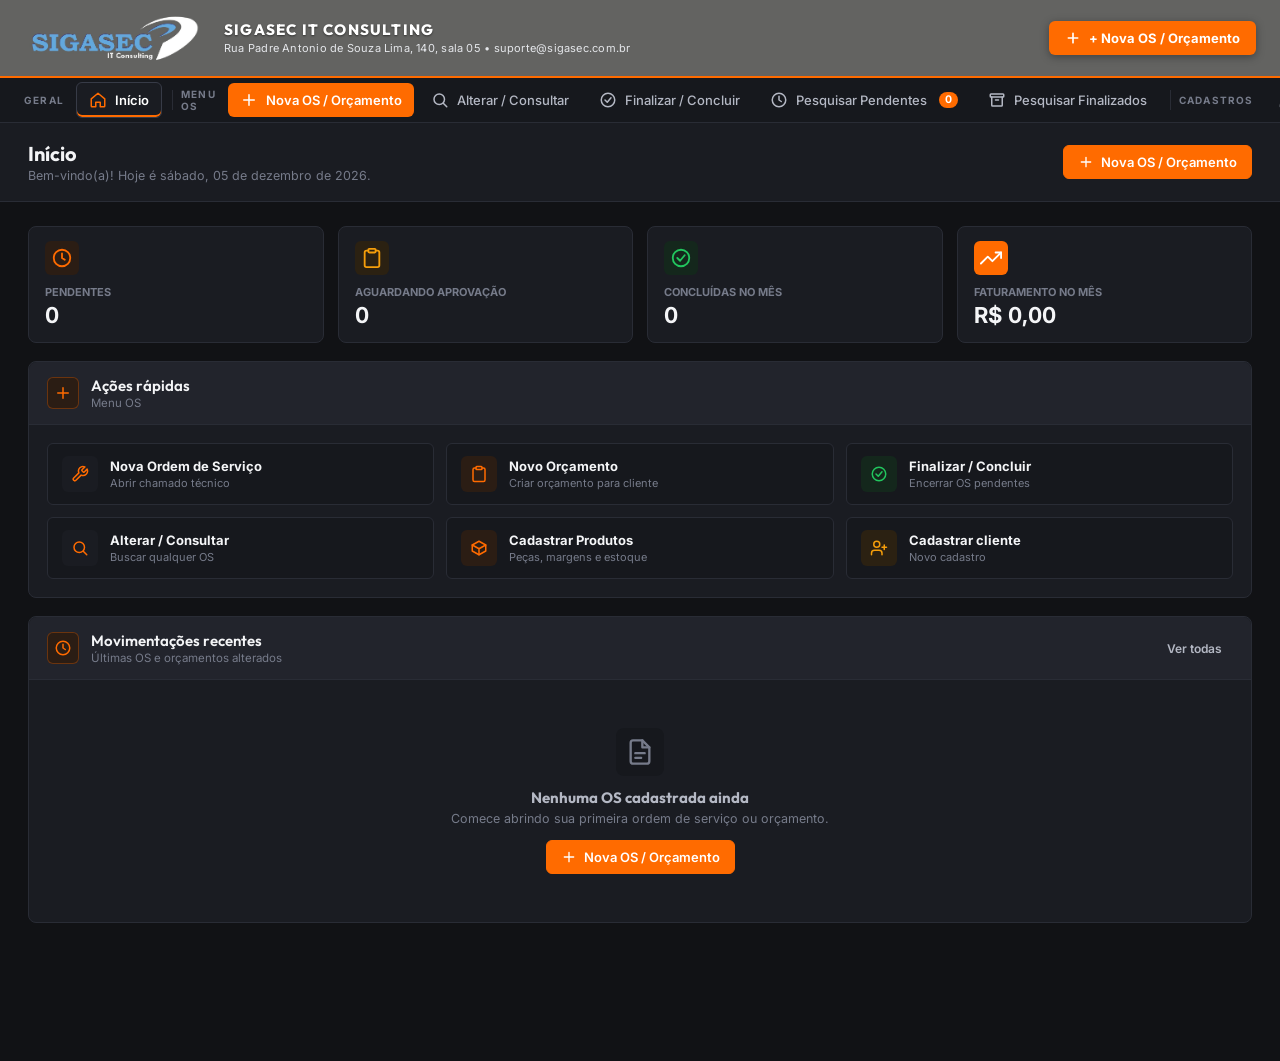
<file: index.html>
<!DOCTYPE html>
<html lang="pt-BR">
<head>
  <meta charset="UTF-8">
  <meta name="viewport" content="width=device-width, initial-scale=1.0">
  <title>Sigasec OS — Ordens de Serviço e Orçamentos</title>
  <meta name="description" content="Sistema minimalista de Ordens de Serviço e Orçamentos da Sigasec IT Consulting: clientes, equipamentos, diagnóstico, peças com margem de lucro, serviços e PDF.">
  <link rel="icon" href="assets/logo.png">
  <link rel="preconnect" href="https://fonts.googleapis.com">
  <link rel="preconnect" href="https://fonts.gstatic.com" crossorigin>
  <link href="https://fonts.googleapis.com/css2?family=Inter:wght@400;500;600;700&family=Outfit:wght@500;600;700;800&display=swap" rel="stylesheet">
  <link rel="stylesheet" href="css/style.css">
  <link rel="stylesheet" href="css/print.css">
</head>
<body>
  <div class="app">
    <!-- Top banner de ponta a ponta no alto superior da tela -->
    <header class="app-header">
      <div class="top-banner">
        <div class="banner-inner">
          <div class="brand-logo" id="brand-logo"></div>
          <div class="banner-info">
            <div class="banner-title">SIGASEC IT CONSULTING</div>
            <div class="banner-sub" id="banner-foot">Rua Padre Antonio de Souza Lima, 140, sala 05 &bull; suporte@sigasec.com.br</div>
          </div>
          <div class="banner-actions">
            <a class="banner-cta" href="#/nova">
              <svg class="ic" width="16" height="16" viewBox="0 0 24 24" fill="none" stroke="currentColor" stroke-width="2.5" stroke-linecap="round"><path d="M12 5v14M5 12h14"/></svg>
              <span>+ Nova OS / Orçamento</span>
            </a>
          </div>
        </div>
      </div>

      <!-- Menu OS horizontal minimalista -->
      <nav class="nav-bar" id="nav" aria-label="Menu principal"></nav>
    </header>

    <main class="main">
      <header class="topbar">
        <div>
          <h1 id="page-title">Sigasec OS</h1>
          <p id="page-sub"></p>
        </div>
        <div class="topbar-actions" id="topbar-actions"></div>
      </header>
      <section class="content" id="view" aria-live="polite"></section>
    </main>
  </div>

  <div id="modal-root"></div>
  <div id="toast-root"></div>
  <div id="print-area"></div>

  <script src="js/utils.js"></script>
  <script src="js/ui.js"></script>
  <script src="js/db.js"></script>
  <script src="js/print.js"></script>
  <script src="js/editor.js"></script>
  <script src="js/views.js"></script>
  <script src="js/app.js"></script>
</body>
</html>
</file>
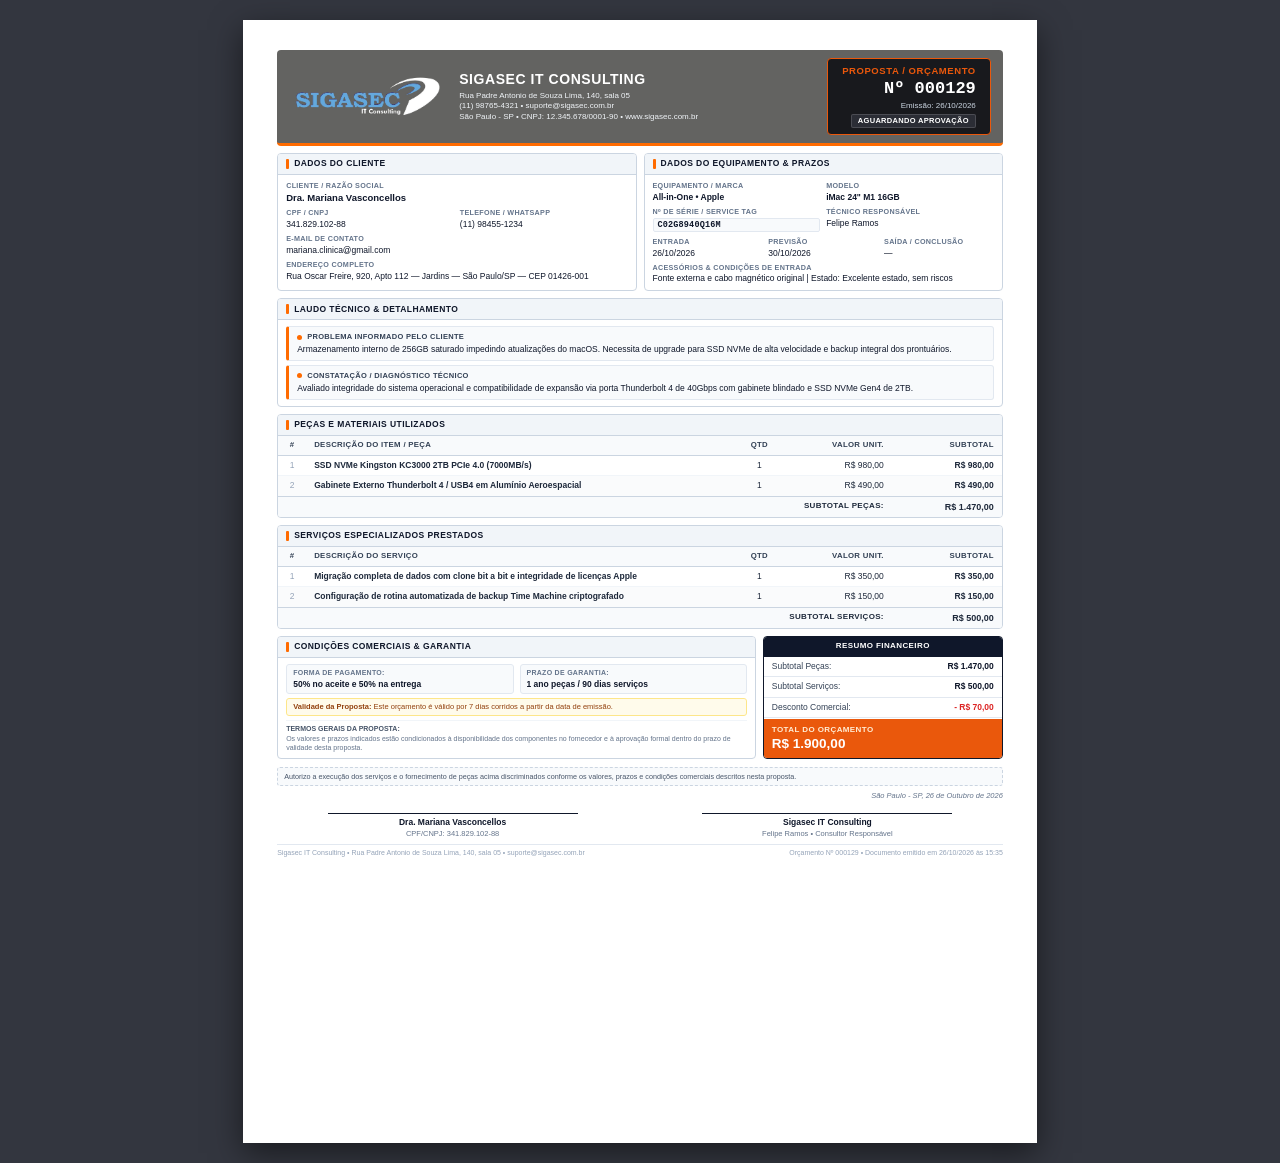
<file: scratch/preview_orc.html>
<!DOCTYPE html>
<html lang="pt-BR">
<head>
  <meta charset="UTF-8">
  <title>Preview Orçamento A4 - Sigasec OS</title>
  <link rel="stylesheet" href="../css/print.css">
  <style>
    body {
      background: #33363f;
      padding: 20px;
      margin: 0;
      display: flex;
      justify-content: center;
      font-family: sans-serif;
    }
    #print-area {
      display: block !important;
      width: 210mm;
      min-height: 297mm;
      background: #ffffff;
      padding: 8mm 9mm;
      box-shadow: 0 10px 30px rgba(0,0,0,0.5);
      box-sizing: border-box;
    }
  </style>
</head>
<body>
  <div id="print-area">
    <div class="doc">
      <!-- 1. Topo: Banner elegante de ponta a ponta com logo integrada -->
      <header class="doc-header">
        <div class="doc-banner-full">
          <div class="doc-banner-logo">
            <img src="../assets/logo.png" alt="Sigasec IT Consulting">
          </div>
          <div class="doc-banner-company">
            <h1 class="doc-company-name">SIGASEC IT CONSULTING</h1>
            <div class="doc-company-details">
              <span class="doc-meta-item">Rua Padre Antonio de Souza Lima, 140, sala 05</span>
              <span class="doc-meta-item">(11) 98765-4321 &bull; suporte@sigasec.com.br</span>
              <span class="doc-meta-item">São Paulo - SP &bull; CNPJ: 12.345.678/0001-90 &bull; www.sigasec.com.br</span>
            </div>
          </div>
          <div class="doc-banner-badge orc">
            <span class="doc-badge-type">PROPOSTA / ORÇAMENTO</span>
            <span class="doc-badge-num">Nº 000129</span>
            <span class="doc-badge-meta">Emissão: 26/10/2026</span>
            <span class="doc-badge-status">Aguardando aprovação</span>
          </div>
        </div>
      </header>

      <!-- 2. Estrutura em 2 Colunas Paralelas: Cliente & Equipamento -->
      <div class="doc-two-cols">
        <!-- Coluna 1: Dados do Cliente -->
        <div class="doc-card">
          <div class="doc-card-title">
            <span class="doc-title-bar"></span>
            <span>DADOS DO CLIENTE</span>
          </div>
          <div class="doc-card-body doc-grid-body">
            <div class="doc-cell full">
              <span class="doc-lbl">CLIENTE / RAZÃO SOCIAL</span>
              <span class="doc-val bold doc-val-primary">Dra. Mariana Vasconcellos</span>
            </div>
            <div class="doc-cell-group g2">
              <div class="doc-cell">
                <span class="doc-lbl">CPF / CNPJ</span>
                <span class="doc-val">341.829.102-88</span>
              </div>
              <div class="doc-cell">
                <span class="doc-lbl">TELEFONE / WHATSAPP</span>
                <span class="doc-val">(11) 98455-1234</span>
              </div>
            </div>
            <div class="doc-cell full">
              <span class="doc-lbl">E-MAIL DE CONTATO</span>
              <span class="doc-val">mariana.clinica@gmail.com</span>
            </div>
            <div class="doc-cell full">
              <span class="doc-lbl">ENDEREÇO COMPLETO</span>
              <span class="doc-val">Rua Oscar Freire, 920, Apto 112 — Jardins — São Paulo/SP — CEP 01426-001</span>
            </div>
          </div>
        </div>

        <!-- Coluna 2: Dados do Equipamento & Prazos -->
        <div class="doc-card">
          <div class="doc-card-title">
            <span class="doc-title-bar"></span>
            <span>DADOS DO EQUIPAMENTO &amp; PRAZOS</span>
          </div>
          <div class="doc-card-body doc-grid-body">
            <div class="doc-cell-group g2">
              <div class="doc-cell">
                <span class="doc-lbl">EQUIPAMENTO / MARCA</span>
                <span class="doc-val bold">All-in-One &bull; Apple</span>
              </div>
              <div class="doc-cell">
                <span class="doc-lbl">MODELO</span>
                <span class="doc-val bold">iMac 24&quot; M1 16GB</span>
              </div>
            </div>
            <div class="doc-cell-group g2">
              <div class="doc-cell">
                <span class="doc-lbl">Nº DE SÉRIE / SERVICE TAG</span>
                <span class="doc-val mono bold doc-highlight-val">C02G8940Q16M</span>
              </div>
              <div class="doc-cell">
                <span class="doc-lbl">TÉCNICO RESPONSÁVEL</span>
                <span class="doc-val">Felipe Ramos</span>
              </div>
            </div>
            <div class="doc-cell-group g3 doc-dates-group">
              <div class="doc-cell">
                <span class="doc-lbl">ENTRADA</span>
                <span class="doc-val">26/10/2026</span>
              </div>
              <div class="doc-cell">
                <span class="doc-lbl">PREVISÃO</span>
                <span class="doc-val">30/10/2026</span>
              </div>
              <div class="doc-cell">
                <span class="doc-lbl">SAÍDA / CONCLUSÃO</span>
                <span class="doc-val">—</span>
              </div>
            </div>
            <div class="doc-cell full">
              <span class="doc-lbl">ACESSÓRIOS &amp; CONDIÇÕES DE ENTRADA</span>
              <span class="doc-val">Fonte externa e cabo magnético original | Estado: Excelente estado, sem riscos</span>
            </div>
          </div>
        </div>
      </div>

      <!-- 3. Diagnóstico e Serviço Técnico -->
      <div class="doc-card" style="margin-bottom:7px">
        <div class="doc-card-title">
          <span class="doc-title-bar"></span>
          <span>LAUDO TÉCNICO &amp; DETALHAMENTO</span>
        </div>
        <div class="doc-card-body doc-diag-container">
          <div class="doc-diag-block">
            <div class="doc-diag-head">
              <span class="doc-diag-bullet"></span>
              <span class="doc-diag-label">PROBLEMA INFORMADO PELO CLIENTE</span>
            </div>
            <div class="doc-diag-content">Armazenamento interno de 256GB saturado impedindo atualizações do macOS. Necessita de upgrade para SSD NVMe de alta velocidade e backup integral dos prontuários.</div>
          </div>
          <div class="doc-diag-block">
            <div class="doc-diag-head">
              <span class="doc-diag-bullet"></span>
              <span class="doc-diag-label">CONSTATAÇÃO / DIAGNÓSTICO TÉCNICO</span>
            </div>
            <div class="doc-diag-content">Avaliado integridade do sistema operacional e compatibilidade de expansão via porta Thunderbolt 4 de 40Gbps com gabinete blindado e SSD NVMe Gen4 de 2TB.</div>
          </div>
        </div>
      </div>

      <!-- 4. Tabelas de Itens -->
      <div class="doc-card" style="margin-bottom:7px">
        <div class="doc-card-title">
          <span class="doc-title-bar"></span>
          <span>PEÇAS E MATERIAIS UTILIZADOS</span>
        </div>
        <table class="doc-table">
          <thead>
            <tr>
              <th style="width:28px" class="c">#</th>
              <th>DESCRIÇÃO DO ITEM / PEÇA</th>
              <th style="width:45px" class="c">QTD</th>
              <th style="width:110px" class="r">VALOR UNIT.</th>
              <th style="width:110px" class="r">SUBTOTAL</th>
            </tr>
          </thead>
          <tbody>
            <tr>
              <td class="c text-muted">1</td>
              <td class="bold">SSD NVMe Kingston KC3000 2TB PCIe 4.0 (7000MB/s)</td>
              <td class="c">1</td>
              <td class="r">R$ 980,00</td>
              <td class="r bold">R$ 980,00</td>
            </tr>
            <tr>
              <td class="c text-muted">2</td>
              <td class="bold">Gabinete Externo Thunderbolt 4 / USB4 em Alumínio Aeroespacial</td>
              <td class="c">1</td>
              <td class="r">R$ 490,00</td>
              <td class="r bold">R$ 490,00</td>
            </tr>
          </tbody>
          <tfoot>
            <tr>
              <td colspan="4" class="r doc-tfoot-lbl">SUBTOTAL PEÇAS:</td>
              <td class="r doc-tfoot-val">R$ 1.470,00</td>
            </tr>
          </tfoot>
        </table>
      </div>

      <div class="doc-card" style="margin-bottom:7px">
        <div class="doc-card-title">
          <span class="doc-title-bar"></span>
          <span>SERVIÇOS ESPECIALIZADOS PRESTADOS</span>
        </div>
        <table class="doc-table">
          <thead>
            <tr>
              <th style="width:28px" class="c">#</th>
              <th>DESCRIÇÃO DO SERVIÇO</th>
              <th style="width:45px" class="c">QTD</th>
              <th style="width:110px" class="r">VALOR UNIT.</th>
              <th style="width:110px" class="r">SUBTOTAL</th>
            </tr>
          </thead>
          <tbody>
            <tr>
              <td class="c text-muted">1</td>
              <td class="bold">Migração completa de dados com clone bit a bit e integridade de licenças Apple</td>
              <td class="c">1</td>
              <td class="r">R$ 350,00</td>
              <td class="r bold">R$ 350,00</td>
            </tr>
            <tr>
              <td class="c text-muted">2</td>
              <td class="bold">Configuração de rotina automatizada de backup Time Machine criptografado</td>
              <td class="c">1</td>
              <td class="r">R$ 150,00</td>
              <td class="r bold">R$ 150,00</td>
            </tr>
          </tbody>
          <tfoot>
            <tr>
              <td colspan="4" class="r doc-tfoot-lbl">SUBTOTAL SERVIÇOS:</td>
              <td class="r doc-tfoot-val">R$ 500,00</td>
            </tr>
          </tfoot>
        </table>
      </div>

      <!-- 5. Fechamento Comercial & Totais -->
      <div class="doc-closure">
        <div class="doc-terms-side">
          <div class="doc-card-title">
            <span class="doc-title-bar"></span>
            <span>CONDIÇÕES COMERCIAIS &amp; GARANTIA</span>
          </div>
          <div class="doc-closure-info">
            <div class="doc-terms-chips">
              <div class="doc-term-chip">
                <span class="doc-term-k">FORMA DE PAGAMENTO:</span>
                <span class="doc-term-v">50% no aceite e 50% na entrega</span>
              </div>
              <div class="doc-term-chip">
                <span class="doc-term-k">PRAZO DE GARANTIA:</span>
                <span class="doc-term-v">1 ano peças / 90 dias serviços</span>
              </div>
            </div>
            <div class="doc-validity-box">
              <strong>Validade da Proposta:</strong> Este orçamento é válido por 7 dias corridos a partir da data de emissão.
            </div>
            <div class="doc-legal-terms">
              <span class="doc-legal-title">TERMOS GERAIS DA PROPOSTA:</span>
              <p>Os valores e prazos indicados estão condicionados à disponibilidade dos componentes no fornecedor e à aprovação formal dentro do prazo de validade desta proposta.</p>
            </div>
          </div>
        </div>

        <div class="doc-totals-side">
          <div class="doc-totals-title">RESUMO FINANCEIRO</div>
          <div class="doc-tot-row">
            <span>Subtotal Peças:</span>
            <b>R$ 1.470,00</b>
          </div>
          <div class="doc-tot-row">
            <span>Subtotal Serviços:</span>
            <b>R$ 500,00</b>
          </div>
          <div class="doc-tot-row discount">
            <span>Desconto Comercial:</span>
            <b>- R$ 70,00</b>
          </div>
          <div class="doc-tot-grand orc">
            <span class="doc-grand-lbl">TOTAL DO ORÇAMENTO</span>
            <span class="doc-grand-val">R$ 1.900,00</span>
          </div>
        </div>
      </div>

      <!-- 6. Assinaturas Formais -->
      <div class="doc-sign-wrapper">
        <div class="doc-acceptance-clause">
          Autorizo a execução dos serviços e o fornecimento de peças acima discriminados conforme os valores, prazos e condições comerciais descritos nesta proposta.
        </div>
        <div class="doc-date-city">
          São Paulo - SP, 26 de Outubro de 2026
        </div>
        <div class="doc-sign-boxes">
          <div class="doc-sign-box">
            <div class="doc-sign-line"></div>
            <span class="doc-sign-name">Dra. Mariana Vasconcellos</span>
            <span class="doc-sign-sub">CPF/CNPJ: 341.829.102-88</span>
          </div>
          <div class="doc-sign-box">
            <div class="doc-sign-line"></div>
            <span class="doc-sign-name">Sigasec IT Consulting</span>
            <span class="doc-sign-sub">Felipe Ramos &bull; Consultor Responsável</span>
          </div>
        </div>
      </div>

      <!-- 7. Rodapé -->
      <footer class="doc-page-footer">
        <span>Sigasec IT Consulting &bull; Rua Padre Antonio de Souza Lima, 140, sala 05 &bull; suporte@sigasec.com.br</span>
        <span>Orçamento Nº 000129 &bull; Documento emitido em 26/10/2026 às 15:35</span>
      </footer>
    </div>
  </div>
</body>
</html>
</file>
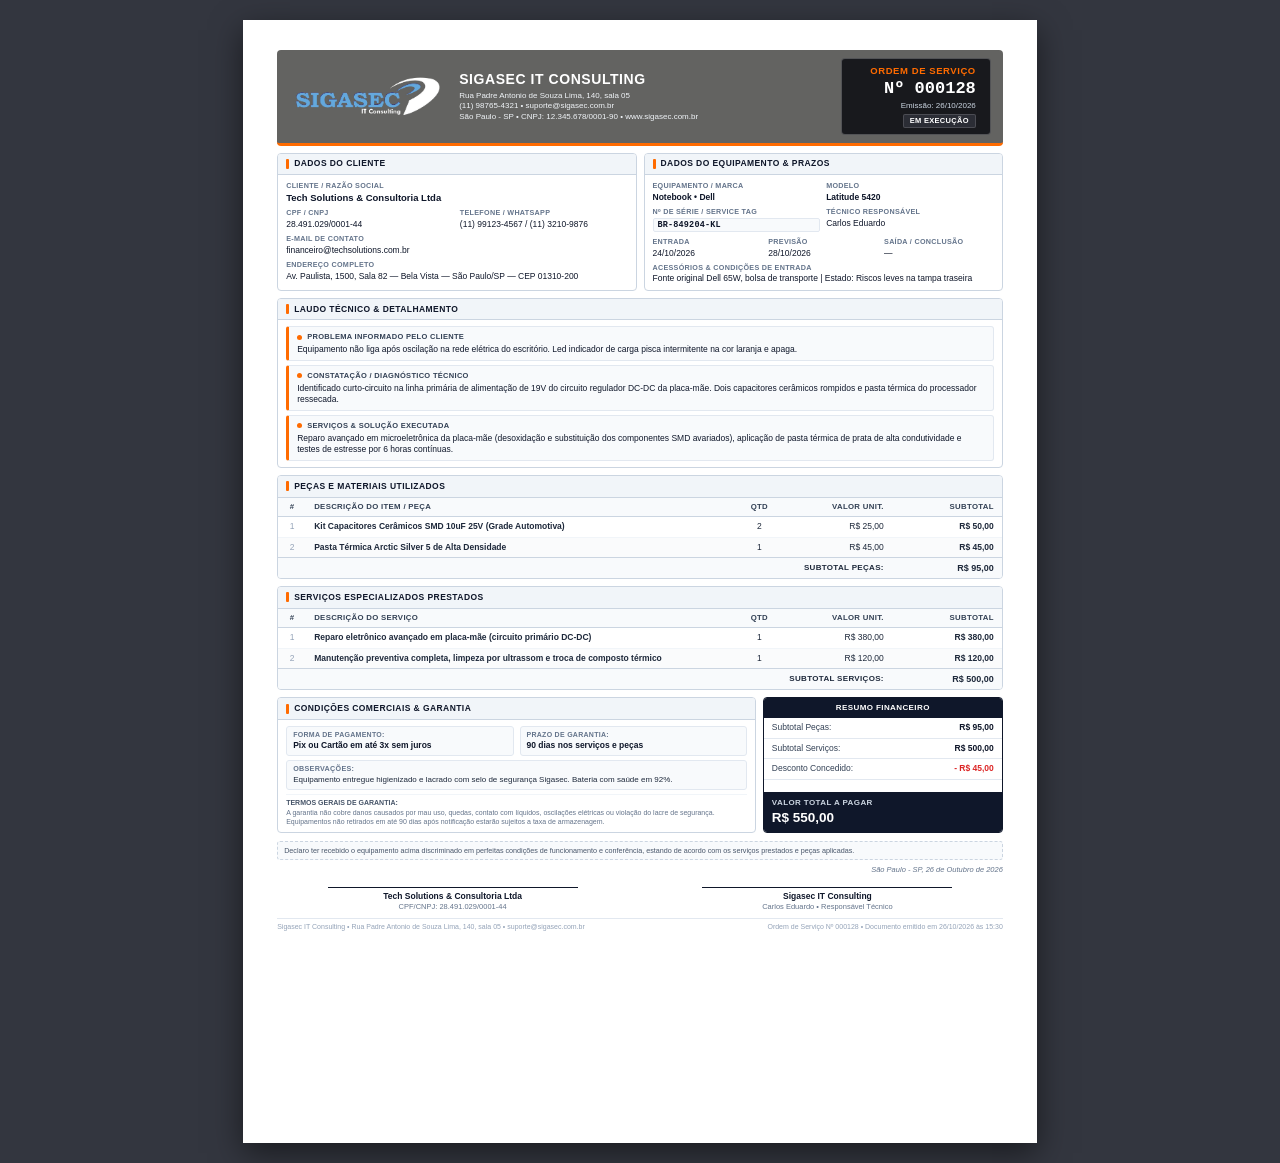
<file: scratch/preview_test.html>
<!DOCTYPE html>
<html lang="pt-BR">
<head>
  <meta charset="UTF-8">
  <title>Preview PDF A4 - Sigasec OS</title>
  <link rel="stylesheet" href="../css/print.css">
  <style>
    /* Simulação de folha A4 no navegador para testes visuais */
    body {
      background: #33363f;
      padding: 20px;
      margin: 0;
      display: flex;
      justify-content: center;
      font-family: sans-serif;
    }
    #print-area {
      display: block !important;
      width: 210mm;
      min-height: 297mm;
      background: #ffffff;
      padding: 8mm 9mm;
      box-shadow: 0 10px 30px rgba(0,0,0,0.5);
      box-sizing: border-box;
    }
  </style>
</head>
<body>
  <div id="print-area">
    <div class="doc">
      <!-- 1. Topo: Banner elegante de ponta a ponta com logo integrada -->
      <header class="doc-header">
        <div class="doc-banner-full">
          <div class="doc-banner-logo">
            <img src="../assets/logo.png" alt="Sigasec IT Consulting">
          </div>
          <div class="doc-banner-company">
            <h1 class="doc-company-name">SIGASEC IT CONSULTING</h1>
            <div class="doc-company-details">
              <span class="doc-meta-item">Rua Padre Antonio de Souza Lima, 140, sala 05</span>
              <span class="doc-meta-item">(11) 98765-4321 &bull; suporte@sigasec.com.br</span>
              <span class="doc-meta-item">São Paulo - SP &bull; CNPJ: 12.345.678/0001-90 &bull; www.sigasec.com.br</span>
            </div>
          </div>
          <div class="doc-banner-badge">
            <span class="doc-badge-type">ORDEM DE SERVIÇO</span>
            <span class="doc-badge-num">Nº 000128</span>
            <span class="doc-badge-meta">Emissão: 26/10/2026</span>
            <span class="doc-badge-status">Em execução</span>
          </div>
        </div>
      </header>

      <!-- 2. Estrutura em 2 Colunas Paralelas: Cliente & Equipamento -->
      <div class="doc-two-cols">
        <!-- Coluna 1: Dados do Cliente -->
        <div class="doc-card">
          <div class="doc-card-title">
            <span class="doc-title-bar"></span>
            <span>DADOS DO CLIENTE</span>
          </div>
          <div class="doc-card-body doc-grid-body">
            <div class="doc-cell full">
              <span class="doc-lbl">CLIENTE / RAZÃO SOCIAL</span>
              <span class="doc-val bold doc-val-primary">Tech Solutions & Consultoria Ltda</span>
            </div>
            <div class="doc-cell-group g2">
              <div class="doc-cell">
                <span class="doc-lbl">CPF / CNPJ</span>
                <span class="doc-val">28.491.029/0001-44</span>
              </div>
              <div class="doc-cell">
                <span class="doc-lbl">TELEFONE / WHATSAPP</span>
                <span class="doc-val">(11) 99123-4567 / (11) 3210-9876</span>
              </div>
            </div>
            <div class="doc-cell full">
              <span class="doc-lbl">E-MAIL DE CONTATO</span>
              <span class="doc-val">financeiro@techsolutions.com.br</span>
            </div>
            <div class="doc-cell full">
              <span class="doc-lbl">ENDEREÇO COMPLETO</span>
              <span class="doc-val">Av. Paulista, 1500, Sala 82 — Bela Vista — São Paulo/SP — CEP 01310-200</span>
            </div>
          </div>
        </div>

        <!-- Coluna 2: Dados do Equipamento & Prazos -->
        <div class="doc-card">
          <div class="doc-card-title">
            <span class="doc-title-bar"></span>
            <span>DADOS DO EQUIPAMENTO &amp; PRAZOS</span>
          </div>
          <div class="doc-card-body doc-grid-body">
            <div class="doc-cell-group g2">
              <div class="doc-cell">
                <span class="doc-lbl">EQUIPAMENTO / MARCA</span>
                <span class="doc-val bold">Notebook &bull; Dell</span>
              </div>
              <div class="doc-cell">
                <span class="doc-lbl">MODELO</span>
                <span class="doc-val bold">Latitude 5420</span>
              </div>
            </div>
            <div class="doc-cell-group g2">
              <div class="doc-cell">
                <span class="doc-lbl">Nº DE SÉRIE / SERVICE TAG</span>
                <span class="doc-val mono bold doc-highlight-val">BR-849204-KL</span>
              </div>
              <div class="doc-cell">
                <span class="doc-lbl">TÉCNICO RESPONSÁVEL</span>
                <span class="doc-val">Carlos Eduardo</span>
              </div>
            </div>
            <div class="doc-cell-group g3 doc-dates-group">
              <div class="doc-cell">
                <span class="doc-lbl">ENTRADA</span>
                <span class="doc-val">24/10/2026</span>
              </div>
              <div class="doc-cell">
                <span class="doc-lbl">PREVISÃO</span>
                <span class="doc-val">28/10/2026</span>
              </div>
              <div class="doc-cell">
                <span class="doc-lbl">SAÍDA / CONCLUSÃO</span>
                <span class="doc-val">—</span>
              </div>
            </div>
            <div class="doc-cell full">
              <span class="doc-lbl">ACESSÓRIOS &amp; CONDIÇÕES DE ENTRADA</span>
              <span class="doc-val">Fonte original Dell 65W, bolsa de transporte | Estado: Riscos leves na tampa traseira</span>
            </div>
          </div>
        </div>
      </div>

      <!-- 3. Diagnóstico e Serviço Técnico -->
      <div class="doc-card" style="margin-bottom:7px">
        <div class="doc-card-title">
          <span class="doc-title-bar"></span>
          <span>LAUDO TÉCNICO &amp; DETALHAMENTO</span>
        </div>
        <div class="doc-card-body doc-diag-container">
          <div class="doc-diag-block">
            <div class="doc-diag-head">
              <span class="doc-diag-bullet"></span>
              <span class="doc-diag-label">PROBLEMA INFORMADO PELO CLIENTE</span>
            </div>
            <div class="doc-diag-content">Equipamento não liga após oscilação na rede elétrica do escritório. Led indicador de carga pisca intermitente na cor laranja e apaga.</div>
          </div>
          <div class="doc-diag-block">
            <div class="doc-diag-head">
              <span class="doc-diag-bullet"></span>
              <span class="doc-diag-label">CONSTATAÇÃO / DIAGNÓSTICO TÉCNICO</span>
            </div>
            <div class="doc-diag-content">Identificado curto-circuito na linha primária de alimentação de 19V do circuito regulador DC-DC da placa-mãe. Dois capacitores cerâmicos rompidos e pasta térmica do processador ressecada.</div>
          </div>
          <div class="doc-diag-block">
            <div class="doc-diag-head">
              <span class="doc-diag-bullet"></span>
              <span class="doc-diag-label">SERVIÇOS &amp; SOLUÇÃO EXECUTADA</span>
            </div>
            <div class="doc-diag-content">Reparo avançado em microeletrônica da placa-mãe (desoxidação e substituição dos componentes SMD avariados), aplicação de pasta térmica de prata de alta condutividade e testes de estresse por 6 horas contínuas.</div>
          </div>
        </div>
      </div>

      <!-- 4. Tabelas de Itens -->
      <div class="doc-card" style="margin-bottom:7px">
        <div class="doc-card-title">
          <span class="doc-title-bar"></span>
          <span>PEÇAS E MATERIAIS UTILIZADOS</span>
        </div>
        <table class="doc-table">
          <thead>
            <tr>
              <th style="width:28px" class="c">#</th>
              <th>DESCRIÇÃO DO ITEM / PEÇA</th>
              <th style="width:45px" class="c">QTD</th>
              <th style="width:110px" class="r">VALOR UNIT.</th>
              <th style="width:110px" class="r">SUBTOTAL</th>
            </tr>
          </thead>
          <tbody>
            <tr>
              <td class="c text-muted">1</td>
              <td class="bold">Kit Capacitores Cerâmicos SMD 10uF 25V (Grade Automotiva)</td>
              <td class="c">2</td>
              <td class="r">R$ 25,00</td>
              <td class="r bold">R$ 50,00</td>
            </tr>
            <tr>
              <td class="c text-muted">2</td>
              <td class="bold">Pasta Térmica Arctic Silver 5 de Alta Densidade</td>
              <td class="c">1</td>
              <td class="r">R$ 45,00</td>
              <td class="r bold">R$ 45,00</td>
            </tr>
          </tbody>
          <tfoot>
            <tr>
              <td colspan="4" class="r doc-tfoot-lbl">SUBTOTAL PEÇAS:</td>
              <td class="r doc-tfoot-val">R$ 95,00</td>
            </tr>
          </tfoot>
        </table>
      </div>

      <div class="doc-card" style="margin-bottom:7px">
        <div class="doc-card-title">
          <span class="doc-title-bar"></span>
          <span>SERVIÇOS ESPECIALIZADOS PRESTADOS</span>
        </div>
        <table class="doc-table">
          <thead>
            <tr>
              <th style="width:28px" class="c">#</th>
              <th>DESCRIÇÃO DO SERVIÇO</th>
              <th style="width:45px" class="c">QTD</th>
              <th style="width:110px" class="r">VALOR UNIT.</th>
              <th style="width:110px" class="r">SUBTOTAL</th>
            </tr>
          </thead>
          <tbody>
            <tr>
              <td class="c text-muted">1</td>
              <td class="bold">Reparo eletrônico avançado em placa-mãe (circuito primário DC-DC)</td>
              <td class="c">1</td>
              <td class="r">R$ 380,00</td>
              <td class="r bold">R$ 380,00</td>
            </tr>
            <tr>
              <td class="c text-muted">2</td>
              <td class="bold">Manutenção preventiva completa, limpeza por ultrassom e troca de composto térmico</td>
              <td class="c">1</td>
              <td class="r">R$ 120,00</td>
              <td class="r bold">R$ 120,00</td>
            </tr>
          </tbody>
          <tfoot>
            <tr>
              <td colspan="4" class="r doc-tfoot-lbl">SUBTOTAL SERVIÇOS:</td>
              <td class="r doc-tfoot-val">R$ 500,00</td>
            </tr>
          </tfoot>
        </table>
      </div>

      <!-- 5. Fechamento Comercial & Totais -->
      <div class="doc-closure">
        <div class="doc-terms-side">
          <div class="doc-card-title">
            <span class="doc-title-bar"></span>
            <span>CONDIÇÕES COMERCIAIS &amp; GARANTIA</span>
          </div>
          <div class="doc-closure-info">
            <div class="doc-terms-chips">
              <div class="doc-term-chip">
                <span class="doc-term-k">FORMA DE PAGAMENTO:</span>
                <span class="doc-term-v">Pix ou Cartão em até 3x sem juros</span>
              </div>
              <div class="doc-term-chip">
                <span class="doc-term-k">PRAZO DE GARANTIA:</span>
                <span class="doc-term-v">90 dias nos serviços e peças</span>
              </div>
            </div>
            <div class="doc-closure-obs">
              <span class="doc-lbl">OBSERVAÇÕES:</span>
              <p>Equipamento entregue higienizado e lacrado com selo de segurança Sigasec. Bateria com saúde em 92%.</p>
            </div>
            <div class="doc-legal-terms">
              <span class="doc-legal-title">TERMOS GERAIS DE GARANTIA:</span>
              <p>A garantia não cobre danos causados por mau uso, quedas, contato com líquidos, oscilações elétricas ou violação do lacre de segurança. Equipamentos não retirados em até 90 dias após notificação estarão sujeitos a taxa de armazenagem.</p>
            </div>
          </div>
        </div>

        <div class="doc-totals-side">
          <div class="doc-totals-title">RESUMO FINANCEIRO</div>
          <div class="doc-tot-row">
            <span>Subtotal Peças:</span>
            <b>R$ 95,00</b>
          </div>
          <div class="doc-tot-row">
            <span>Subtotal Serviços:</span>
            <b>R$ 500,00</b>
          </div>
          <div class="doc-tot-row discount">
            <span>Desconto Concedido:</span>
            <b>- R$ 45,00</b>
          </div>
          <div class="doc-tot-grand">
            <span class="doc-grand-lbl">VALOR TOTAL A PAGAR</span>
            <span class="doc-grand-val">R$ 550,00</span>
          </div>
        </div>
      </div>

      <!-- 6. Assinaturas Formais -->
      <div class="doc-sign-wrapper">
        <div class="doc-acceptance-clause">
          Declaro ter recebido o equipamento acima discriminado em perfeitas condições de funcionamento e conferência, estando de acordo com os serviços prestados e peças aplicadas.
        </div>
        <div class="doc-date-city">
          São Paulo - SP, 26 de Outubro de 2026
        </div>
        <div class="doc-sign-boxes">
          <div class="doc-sign-box">
            <div class="doc-sign-line"></div>
            <span class="doc-sign-name">Tech Solutions & Consultoria Ltda</span>
            <span class="doc-sign-sub">CPF/CNPJ: 28.491.029/0001-44</span>
          </div>
          <div class="doc-sign-box">
            <div class="doc-sign-line"></div>
            <span class="doc-sign-name">Sigasec IT Consulting</span>
            <span class="doc-sign-sub">Carlos Eduardo &bull; Responsável Técnico</span>
          </div>
        </div>
      </div>

      <!-- 7. Rodapé -->
      <footer class="doc-page-footer">
        <span>Sigasec IT Consulting &bull; Rua Padre Antonio de Souza Lima, 140, sala 05 &bull; suporte@sigasec.com.br</span>
        <span>Ordem de Serviço Nº 000128 &bull; Documento emitido em 26/10/2026 às 15:30</span>
      </footer>
    </div>
  </div>
</body>
</html>
</file>
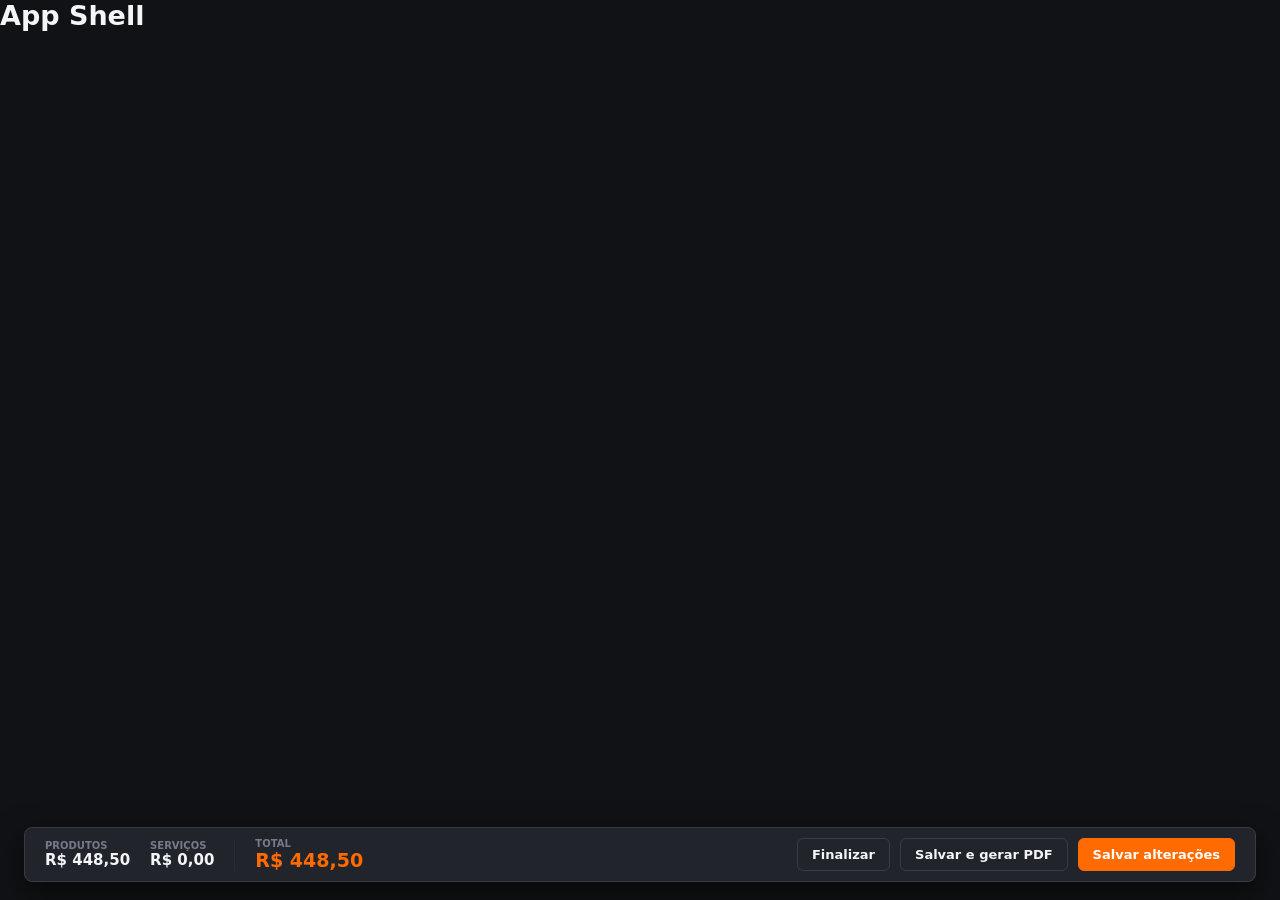
<file: scratch/test_print_hide.html>
<!DOCTYPE html>
<html lang="pt-BR">
<head>
  <meta charset="UTF-8">
  <link rel="stylesheet" href="../css/style.css">
  <link rel="stylesheet" href="../css/print.css">
</head>
<body>
  <div class="app">
    <h1>App Shell</h1>
  </div>

  <!-- Barra fixa que aparecia indevidamente -->
  <div class="action-bar" id="action-bar">
    <div class="ab-stat"><small>Produtos</small><b>R$ 448,50</b></div>
    <div class="ab-stat"><small>Serviços</small><b>R$ 0,00</b></div>
    <div class="sep"></div>
    <div class="ab-stat ab-total"><small>Total</small><b>R$ 448,50</b></div>
    <div class="ab-actions">
      <button class="btn" id="btn-finalizar">Finalizar</button>
      <button class="btn" id="btn-salvar-imprimir">Salvar e gerar PDF</button>
      <button class="btn btn-primary" id="btn-salvar">Salvar alterações</button>
    </div>
  </div>

  <!-- Área do documento PDF -->
  <div id="print-area">
    <div class="doc">
      <header class="doc-header">
        <div class="doc-banner-full">
          <div class="doc-banner-company">
            <h1 class="doc-company-name">SIGASEC IT CONSULTING</h1>
          </div>
          <div class="doc-banner-badge">
            <span class="doc-badge-type">ORDEM DE SERVIÇO</span>
            <span class="doc-badge-num">Nº 000128</span>
          </div>
        </div>
      </header>
      <div style="padding:20px;text-align:center;font-size:14px">
        Documento de teste - A barra de ações inferior NÃO pode aparecer aqui!
      </div>
    </div>
  </div>
</body>
</html>
</file>
<file: css/style.css>
/* =========================================================
   Sigasec OS — Minimalista Cinza & Laranja
   Design System sólido, dinâmico e sem translúcidos
   ========================================================= */

:root {
  /* Cores predominantes: Cinza e Laranja */
  --bg: #111215;              /* Fundo principal grafite sólido */
  --bg-2: #16181d;            /* Fundo secundário sólido */
  --panel: #1a1c22;           /* Cartões e painéis sólidos */
  --panel-solid: #1a1c22;
  --panel-elevated: #22242c;  /* Superfícies elevadas / cabeçalhos */
  --panel-hover: #262932;

  --border: #292c35;          /* Borda sutil minimalista */
  --border-strong: #373b47;   /* Borda de campos e botões */
  --border-focus: #ff6b00;    /* Foco em Laranja */

  --text: #f4f5f7;            /* Texto principal de alto contraste */
  --text-2: #b4b8c4;          /* Texto secundário limpo */
  --muted: #767b8a;           /* Texto atenuado */

  /* Laranja principal e variações (100% sólido) */
  --primary: #ff6b00;
  --primary-hover: #ea580c;
  --primary-dark: #c44700;
  --primary-soft: #2b1d14;    /* Fundo sólido escuro para ícones/chips de destaque */
  --primary-contrast: #ffffff;
  --grad: linear-gradient(135deg, #ff7a1a 0%, #ea580c 100%);

  /* Estados funcionais */
  --success: #22c55e;
  --success-soft: #14271c;
  --warning: #f59e0b;
  --warning-soft: #2b2112;
  --danger: #ef4444;
  --danger-soft: #2b1515;

  /* Formas e tipografia */
  --radius: 8px;              /* Bordas retas e limpas minimalistas */
  --radius-sm: 6px;
  --font: 'Inter', system-ui, -apple-system, sans-serif;
  --font-display: 'Outfit', 'Inter', system-ui, sans-serif;
  --t: 160ms cubic-bezier(.2, 0, 0, 1);
}

* { box-sizing: border-box; }
html, body { height: 100%; margin: 0; }
body {
  font-family: var(--font);
  font-size: 13.5px;
  color: var(--text);
  background: var(--bg);
  -webkit-font-smoothing: antialiased;
}

a { color: var(--primary); text-decoration: none; }
h1, h2, h3, h4 { font-family: var(--font-display); margin: 0; color: var(--text); }
::selection { background: #ff6b00; color: #fff; }
::-webkit-scrollbar { width: 8px; height: 8px; }
::-webkit-scrollbar-track { background: var(--bg-2); }
::-webkit-scrollbar-thumb { background: #373b47; border-radius: 4px; }
::-webkit-scrollbar-thumb:hover { background: #4a5060; }
.ic { flex-shrink: 0; display: inline-block; vertical-align: middle; }

/* ---------------- Layout & Top Banner ---------------- */
.app { display: flex; flex-direction: column; min-height: 100vh; }

/* Banner da Logo: de uma ponta a outra no alto superior da tela */
.app-header {
  width: 100%;
  position: sticky; top: 0; z-index: 40;
  display: flex; flex-direction: column;
}

.top-banner {
  width: 100%;
  background: #636361; /* Cor exata do fundo da logo */
  border-bottom: 2px solid var(--primary);
  box-shadow: 0 4px 14px rgba(0, 0, 0, 0.4);
}

.banner-inner {
  width: 100%;
  max-width: 1600px;
  margin: 0 auto;
  padding: 8px 24px;
  display: flex;
  align-items: center;
  gap: 20px;
}

.brand-logo {
  height: 60px;
  display: flex;
  align-items: center;
}
.brand-logo img {
  height: 60px;
  width: auto;
  max-width: 320px;
  object-fit: contain;
  display: block;
}
.brand-logo.custom {
  background: #fff;
  padding: 4px 8px;
  border-radius: var(--radius-sm);
}

.banner-info {
  display: flex;
  flex-direction: column;
  justify-content: center;
  min-width: 0;
}
.banner-title {
  font-family: var(--font-display);
  font-size: 15px;
  font-weight: 800;
  letter-spacing: .08em;
  color: #ffffff;
  text-shadow: 0 1px 2px rgba(0,0,0,0.5);
  line-height: 1.2;
}
.banner-sub {
  font-size: 11px;
  color: #e5e7eb;
  letter-spacing: .02em;
  white-space: nowrap;
  overflow: hidden;
  text-overflow: ellipsis;
  margin-top: 2px;
}

.banner-actions {
  margin-left: auto;
  display: flex;
  align-items: center;
  gap: 12px;
}

.banner-cta {
  display: inline-flex;
  align-items: center;
  gap: 8px;
  background: var(--primary);
  color: #ffffff !important;
  font-weight: 700;
  font-size: 13px;
  padding: 9px 16px;
  border-radius: var(--radius-sm);
  transition: background var(--t), transform var(--t);
  white-space: nowrap;
  box-shadow: 0 2px 8px rgba(0, 0, 0, 0.35);
}
.banner-cta:hover {
  background: var(--primary-hover);
  transform: translateY(-1px);
}

/* ---------------- Menu OS Horizontal Minimalista ---------------- */
.nav-bar {
  width: 100%;
  background: var(--bg-2);
  border-bottom: 1px solid var(--border);
  display: flex;
  align-items: center;
  gap: 4px;
  padding: 4px 24px;
  overflow-x: auto;
  scrollbar-width: none;
}
.nav-bar::-webkit-scrollbar { display: none; }

.nav-section-tag {
  font-size: 10px;
  font-weight: 700;
  text-transform: uppercase;
  letter-spacing: .12em;
  color: var(--muted);
  padding: 0 8px;
  margin-left: 6px;
  border-left: 1px solid var(--border);
  height: 20px;
  display: flex;
  align-items: center;
}
.nav-section-tag:first-child { border-left: none; margin-left: 0; padding-left: 0; }

.nav-bar a {
  display: inline-flex;
  align-items: center;
  gap: 8px;
  padding: 8px 12px;
  border-radius: var(--radius-sm);
  color: var(--text-2);
  font-weight: 500;
  font-size: 13px;
  white-space: nowrap;
  border: 1px solid transparent;
  transition: all var(--t);
}
.nav-bar a:hover {
  color: #fff;
  background: var(--panel-elevated);
  border-color: var(--border);
}
.nav-bar a.active {
  background: var(--panel);
  color: #fff;
  font-weight: 600;
  border-color: var(--border-strong);
  box-shadow: inset 0 -2px 0 var(--primary);
}
.nav-bar a.active .ic { color: var(--primary); }

.nav-bar a.nav-cta {
  background: var(--primary);
  color: #fff !important;
  font-weight: 600;
  border: none;
}
.nav-bar a.nav-cta:hover { background: var(--primary-hover); }
.nav-bar a.nav-cta .ic { color: #fff; }

/* Badges */
.badge {
  display: inline-flex; align-items: center; gap: 5px;
  padding: 2px 7px; border-radius: 4px; font-size: 11px; font-weight: 600;
  line-height: 1.3; white-space: nowrap;
}
.badge.count {
  background: var(--primary);
  color: #fff;
  padding: 1px 6px;
  font-size: 10.5px;
  font-weight: 700;
  border-radius: 10px;
  margin-left: 4px;
}

/* ---------------- Conteúdo Principal ---------------- */
.main { flex: 1; display: flex; flex-direction: column; min-width: 0; }

.topbar {
  display: flex; align-items: center; gap: 16px;
  padding: 18px 28px;
  background: var(--panel);
  border-bottom: 1px solid var(--border);
}
.topbar h1 { font-size: 20px; font-weight: 700; }
.topbar p { margin: 2px 0 0; color: var(--muted); font-size: 12.5px; }
.topbar-actions { margin-left: auto; display: flex; gap: 10px; flex-wrap: wrap; }

.content {
  padding: 24px 28px 120px;
  max-width: 1600px;
  width: 100%;
  margin: 0 auto;
}

/* ---------------- Cartões e Painéis (Sólidos) ---------------- */
.card {
  background: var(--panel);
  border: 1px solid var(--border);
  border-radius: var(--radius);
  margin-bottom: 18px;
}
.card-head {
  display: flex; align-items: center; gap: 12px;
  padding: 14px 18px;
  border-bottom: 1px solid var(--border);
  background: var(--panel-elevated);
  border-radius: var(--radius) var(--radius) 0 0;
}
.card-head h2, .card-head h3 { font-size: 15px; font-weight: 600; }
.card-head small { color: var(--muted); font-size: 11.5px; display: block; margin-top: 1px; font-family: var(--font); }
.card-head .spacer { flex: 1; }

.head-ic {
  width: 32px; height: 32px; border-radius: var(--radius-sm); flex-shrink: 0;
  display: grid; place-items: center;
  background: var(--panel-hover); color: var(--primary);
  border: 1px solid var(--border);
}
.head-ic.orange { background: var(--primary-soft); color: var(--primary); border-color: rgba(255, 107, 0, 0.3); }
.head-ic.green { background: var(--success-soft); color: var(--success); border-color: rgba(34, 197, 94, 0.3); }
.head-ic.yellow { background: var(--warning-soft); color: var(--warning); border-color: rgba(245, 158, 11, 0.3); }

.card-body { padding: 18px; }
.card-body.flush { padding: 0; }

.grid { display: grid; gap: 14px; }
.g-2 { grid-template-columns: repeat(2, minmax(0, 1fr)); }
.g-3 { grid-template-columns: repeat(3, minmax(0, 1fr)); }
.g-4 { grid-template-columns: repeat(4, minmax(0, 1fr)); }
.g-6 { grid-template-columns: repeat(6, minmax(0, 1fr)); }
.span-2 { grid-column: span 2; }
.span-3 { grid-column: span 3; }
.span-4 { grid-column: span 4; }
.span-all { grid-column: 1 / -1; }
.two-col { display: grid; grid-template-columns: minmax(0, 1fr) minmax(0, 1fr); gap: 18px; }
.row { display: flex; align-items: center; gap: 10px; flex-wrap: wrap; }
.row.end { justify-content: flex-end; }
.row.between { justify-content: space-between; }
.muted { color: var(--muted); }

/* ---------------- Campos de Formulário ---------------- */
.field { display: flex; flex-direction: column; gap: 5px; min-width: 0; }
.field > label, .label { font-size: 11.5px; font-weight: 600; color: var(--text-2); text-transform: uppercase; letter-spacing: .04em; }
.field > label .req { color: var(--danger); }
.field .hint { font-size: 11px; color: var(--muted); }

.input, .select, .textarea {
  width: 100%;
  background: var(--bg-2);
  border: 1px solid var(--border-strong);
  border-radius: var(--radius-sm);
  color: var(--text);
  font-family: inherit;
  font-size: 13.5px;
  padding: 9px 12px;
  outline: none;
  transition: border-color var(--t), box-shadow var(--t);
}
.input:hover, .select:hover, .textarea:hover { border-color: #4a5060; }
.input:focus, .select:focus, .textarea:focus {
  border-color: var(--primary);
  box-shadow: 0 0 0 1px var(--primary);
  background: #191b20;
}

/* Remove setas padrão do type=number que cobrem o texto */
input[type=number]::-webkit-inner-spin-button,
input[type=number]::-webkit-outer-spin-button {
  -webkit-appearance: none;
  margin: 0;
}
input[type=number] {
  -moz-appearance: textfield;
  appearance: textfield;
}

.input.num { font-variant-numeric: tabular-nums; text-align: right; }
.input.margin-input,
[data-p="margem"],
#margem-padrao {
  text-align: center !important;
  font-size: 14px !important;
  font-weight: 700 !important;
  color: #ffffff !important;
  background: #141518 !important;
  padding: 6px 8px !important;
}
.input.margin-input:focus,
[data-p="margem"]:focus,
#margem-padrao:focus {
  background: #1c1e24 !important;
  color: #ff8533 !important;
  border-color: var(--primary) !important;
}
.textarea { resize: vertical; min-height: 80px; line-height: 1.5; }
.select {
  cursor: pointer;
  background-image: url("data:image/svg+xml,%3Csvg xmlns='http://www.w3.org/2000/svg' width='14' height='14' viewBox='0 0 24 24' fill='none' stroke='%23767b8a' stroke-width='2' stroke-linecap='round'%3E%3Cpath d='m6 9 6 6 6-6'/%3E%3C/svg%3E");
  background-repeat: no-repeat;
  background-position: right 10px center;
  padding-right: 32px;
  appearance: none;
}

.input-group { display: flex; align-items: stretch; width: 100%; }
.input-group .input { border-radius: 0 var(--radius-sm) var(--radius-sm) 0; }
.input-group .addon {
  display: flex; align-items: center; justify-content: center;
  padding: 0 10px; font-size: 12px; font-weight: 600; color: var(--muted);
  background: var(--panel-elevated); border: 1px solid var(--border-strong);
  border-right: none; border-radius: var(--radius-sm) 0 0 var(--radius-sm);
}
.input-group .addon:last-child {
  border-right: 1px solid var(--border-strong);
  border-left: none;
  border-radius: 0 var(--radius-sm) var(--radius-sm) 0;
}
.input-group .input:has(+ .addon) { border-radius: var(--radius-sm) 0 0 var(--radius-sm); }

/* ---------------- Botões ---------------- */
.btn {
  display: inline-flex; align-items: center; justify-content: center; gap: 7px;
  padding: 8px 14px; border-radius: var(--radius-sm);
  font-family: inherit; font-size: 13px; font-weight: 600;
  cursor: pointer; border: 1px solid var(--border-strong);
  background: var(--panel-elevated); color: var(--text);
  transition: all var(--t);
  white-space: nowrap;
}
.btn:hover { background: var(--panel-hover); border-color: #4a5060; color: #fff; }
.btn-primary {
  background: var(--primary); color: #fff; border-color: var(--primary);
}
.btn-primary:hover { background: var(--primary-hover); border-color: var(--primary-hover); color: #fff; }
.btn-success { background: #16a34a; color: #fff; border-color: #16a34a; }
.btn-success:hover { background: #15803d; border-color: #15803d; }
.btn-danger { background: #dc2626; color: #fff; border-color: #dc2626; }
.btn-danger:hover { background: #b91c1c; border-color: #b91c1c; }
.btn-ghost { background: transparent; border-color: transparent; color: var(--text-2); }
.btn-ghost:hover { background: var(--panel-elevated); border-color: var(--border); color: #fff; }
.btn-sm { padding: 5px 10px; font-size: 12px; }
.btn-lg { padding: 11px 20px; font-size: 14px; }

.icon-btn {
  width: 32px; height: 32px; border-radius: var(--radius-sm);
  display: inline-grid; place-items: center;
  background: var(--panel-elevated); border: 1px solid var(--border);
  color: var(--text-2); cursor: pointer; transition: all var(--t);
}
.icon-btn:hover { background: var(--panel-hover); color: #fff; border-color: #4a5060; }
.icon-btn.primary { color: var(--primary); }
.icon-btn.primary:hover { background: var(--primary); color: #fff; border-color: var(--primary); }
.icon-btn.success { color: var(--success); }
.icon-btn.success:hover { background: var(--success); color: #fff; border-color: var(--success); }
.icon-btn.danger { color: var(--danger); }
.icon-btn.danger:hover { background: var(--danger); color: #fff; border-color: var(--danger); }

/* ---------------- Segmented Switch (OS / Orçamento) ---------------- */
.segmented {
  display: inline-flex; padding: 3px; background: var(--bg-2);
  border: 1px solid var(--border-strong); border-radius: var(--radius-sm); gap: 2px;
}
.segmented button {
  display: inline-flex; align-items: center; gap: 6px;
  padding: 6px 12px; border-radius: 4px;
  font-family: inherit; font-size: 12.5px; font-weight: 600;
  border: none; background: transparent; color: var(--muted); cursor: pointer;
  transition: all var(--t);
}
.segmented button:hover { color: var(--text); }
.segmented button.active { background: var(--primary); color: #fff; }
.segmented button.active.orc { background: #ea580c; color: #fff; }

/* ---------------- Abas ---------------- */
.tabs {
  display: flex; gap: 4px; border-bottom: 1px solid var(--border);
  padding: 0 16px; background: var(--panel-elevated);
  border-radius: var(--radius) var(--radius) 0 0;
}
.tab {
  display: inline-flex; align-items: center; gap: 8px;
  padding: 12px 16px; font-family: inherit; font-size: 13px; font-weight: 600;
  color: var(--muted); background: transparent; border: none; cursor: pointer;
  border-bottom: 2px solid transparent; transition: all var(--t);
}
.tab:hover { color: var(--text); }
.tab.active { color: var(--primary); border-bottom-color: var(--primary); }
.tab-val {
  font-size: 11px; font-weight: 700; padding: 1px 6px;
  border-radius: 4px; background: var(--bg-2); color: var(--text-2);
}
.tab.active .tab-val { background: var(--primary-soft); color: var(--primary); }
.tab-panel { display: none; }
.tab-panel.active { display: block; }

/* ---------------- Barra de Margem e Ações da OS ---------------- */
.margin-bar {
  display: flex; align-items: center; gap: 12px; flex-wrap: wrap;
  padding: 12px 16px; background: var(--bg-2);
  border-bottom: 1px solid var(--border);
}
.chips { display: flex; gap: 6px; flex-wrap: wrap; }
.chip {
  padding: 4px 10px; border-radius: 4px; font-size: 11.5px; font-weight: 600;
  background: var(--panel); border: 1px solid var(--border-strong);
  color: var(--text-2); cursor: pointer; transition: all var(--t);
}
.chip:hover { border-color: var(--primary); color: #fff; }
.chip.active { background: var(--primary); color: #fff; border-color: var(--primary); }

.items-foot {
  display: flex; align-items: center; justify-content: space-between; gap: 16px;
  padding: 12px 16px; border-top: 1px solid var(--border);
  background: var(--panel-elevated); border-radius: 0 0 var(--radius) var(--radius);
}
.mini-stats { display: flex; gap: 12px; flex-wrap: wrap; }
.mini-stat {
  padding: 6px 12px; border-radius: var(--radius-sm);
  background: var(--bg-2); border: 1px solid var(--border);
}
.mini-stat small { display: block; font-size: 10px; text-transform: uppercase; color: var(--muted); font-weight: 600; }
.mini-stat b { font-size: 13.5px; font-variant-numeric: tabular-nums; }
.mini-stat.green b { color: var(--success); }
.mini-stat.orange b { color: var(--primary); }

/* ---------------- Tabelas Minimalistas ---------------- */
.table-wrap { overflow-x: auto; width: 100%; }
.table { width: 100%; border-collapse: collapse; font-size: 13px; text-align: left; }
.table th {
  padding: 10px 14px; font-size: 11px; text-transform: uppercase;
  letter-spacing: .06em; color: var(--muted); font-weight: 700;
  background: var(--panel-elevated); border-bottom: 1px solid var(--border);
}
.table td { padding: 10px 14px; border-bottom: 1px solid var(--border); vertical-align: middle; }
.table tr:last-child td { border-bottom: none; }
.table tbody tr:hover { background: var(--panel-hover); }
.table tr.clickable { cursor: pointer; }
.table .r { text-align: right; }
.table .c { text-align: center; }
.table .nowrap { white-space: nowrap; }
.table .money { font-variant-numeric: tabular-nums; font-weight: 600; }
.table .os-num { font-family: var(--font-display); font-weight: 700; color: var(--primary); font-size: 13.5px; }

.items-table td { padding: 6px 8px; }
.items-table td .input { padding: 6px 9px; font-size: 13px; }
.items-table td.ro { text-align: right; font-variant-numeric: tabular-nums; font-weight: 600; padding: 0 10px; }
.items-table td.ro.strong { color: var(--primary); font-size: 14px; }
.items-table .w-qtd { width: 75px; }
.items-table .w-margin { width: 110px; min-width: 110px; }
.items-table .input-group .addon { padding: 0 8px; font-size: 12px; font-weight: 700; }
.items-table .w-out { width: 110px; }
.items-table .w-act { width: 44px; text-align: center; }

.items-empty {
  padding: 36px 16px; text-align: center; color: var(--muted);
}
.items-empty div { font-weight: 600; color: var(--text-2); margin-top: 8px; }

/* ---------------- Status Badges ---------------- */
.st-aberta { background: #2b1d14; color: var(--primary); border: 1px solid rgba(255, 107, 0, 0.4); }
.st-analise, .st-aprovacao, .st-pecas, .st-execucao { background: #2b2212; color: var(--warning); border: 1px solid rgba(245, 158, 11, 0.4); }
.st-concluida, .st-entregue, .st-aprovado { background: #14271c; color: var(--success); border: 1px solid rgba(34, 197, 94, 0.4); }
.st-reprovado, .st-cancelada { background: #2b1515; color: var(--danger); border: 1px solid rgba(239, 68, 68, 0.4); }
.tipo-os { background: #262932; color: #f4f5f7; border: 1px solid var(--border-strong); }
.tipo-orc { background: var(--primary-soft); color: var(--primary); border: 1px solid rgba(255, 107, 0, 0.4); }

/* ---------------- Totais e Valores ---------------- */
.totals-grid { display: grid; grid-template-columns: repeat(4, 1fr); gap: 14px; margin-bottom: 16px; }
.total-card {
  padding: 14px; border-radius: var(--radius-sm);
  background: var(--bg-2); border: 1px solid var(--border);
}
.total-card small { display: block; font-size: 11px; text-transform: uppercase; color: var(--muted); font-weight: 600; margin-bottom: 4px; }
.total-card b { font-size: 20px; font-variant-numeric: tabular-nums; }
.total-card.highlight {
  background: var(--primary-soft); border-color: rgba(255, 107, 0, 0.5);
}
.total-card.highlight b { color: var(--primary); font-size: 22px; font-weight: 800; }

.internal-box {
  padding: 14px 18px; border-radius: var(--radius-sm);
  background: var(--bg-2); border: 1px solid var(--border-strong);
}
.internal-box h4 { font-size: 12.5px; font-weight: 600; color: var(--text-2); margin-bottom: 10px; }

/* ---------------- Barra Fixa de Ações (Action Bar) ---------------- */
.action-bar {
  position: fixed; bottom: 18px; left: 24px; right: 24px; z-index: 35;
  background: var(--panel-elevated);
  border: 1px solid var(--border-strong);
  border-radius: var(--radius);
  box-shadow: 0 10px 30px rgba(0, 0, 0, 0.6);
  padding: 10px 20px;
  display: flex; align-items: center; gap: 20px;
}
.ab-stat small { display: block; font-size: 10px; text-transform: uppercase; color: var(--muted); font-weight: 600; }
.ab-stat b { font-size: 15px; font-variant-numeric: tabular-nums; }
.ab-total b { color: var(--primary); font-size: 19px; font-weight: 800; }
.action-bar .sep { width: 1px; height: 32px; background: var(--border); }
.ab-actions { margin-left: auto; display: flex; gap: 10px; }
@media print {
  .action-bar, #action-bar { display: none !important; }
}

/* ---------------- Dashboard Cards (Stats) ---------------- */
.stats { display: grid; grid-template-columns: repeat(4, 1fr); gap: 14px; margin-bottom: 18px; }
.stat {
  display: flex; flex-direction: column; padding: 14px 16px; border-radius: var(--radius);
  background: var(--panel); border: 1px solid var(--border);
  transition: transform var(--t), border-color var(--t);
}
.stat:hover { transform: translateY(-2px); border-color: #4a5060; }
.stat .stat-ic { width: 34px; height: 34px; border-radius: var(--radius-sm); display: grid; place-items: center; margin-bottom: 10px; }
.stat.orange .stat-ic { background: var(--primary-soft); color: var(--primary); }
.stat.yellow .stat-ic { background: var(--warning-soft); color: var(--warning); }
.stat.green .stat-ic { background: var(--success-soft); color: var(--success); }
.stat.orange-alt .stat-ic { background: var(--primary); color: #fff; }
.stat small { font-size: 11px; text-transform: uppercase; color: var(--muted); font-weight: 700; }
.stat b { font-size: 22px; font-variant-numeric: tabular-nums; color: var(--text); margin-top: 3px; }

/* Ações rápidas */
.quick-actions { display: grid; grid-template-columns: repeat(3, 1fr); gap: 12px; }
.qa {
  display: flex; align-items: center; gap: 12px; padding: 12px 14px;
  background: var(--bg-2); border: 1px solid var(--border); border-radius: var(--radius-sm);
  color: var(--text); transition: all var(--t);
}
.qa:hover { background: var(--panel-hover); border-color: var(--primary); transform: translateY(-1px); }
.qa-ic { width: 36px; height: 36px; border-radius: var(--radius-sm); display: grid; place-items: center; background: var(--panel); color: var(--primary); flex-shrink: 0; }
.qa b { display: block; font-size: 13px; }
.qa small { color: var(--muted); font-size: 11px; }

/* ---------------- Cliente Card & Combo ---------------- */
.client-card {
  display: flex; align-items: center; gap: 14px; padding: 12px 16px;
  background: var(--bg-2); border: 1px solid var(--border); border-radius: var(--radius-sm);
}
.client-card .avatar {
  width: 44px; height: 44px; border-radius: var(--radius-sm);
  background: var(--primary-soft); color: var(--primary); font-weight: 700;
  display: grid; place-items: center; font-size: 15px; border: 1px solid rgba(255, 107, 0, 0.3);
}
.client-card .info h3 { font-size: 14.5px; margin-bottom: 2px; }
.client-meta { display: flex; gap: 14px; flex-wrap: wrap; font-size: 11.5px; color: var(--muted); }
.client-meta span { display: inline-flex; align-items: center; gap: 5px; }

.combo { position: relative; flex: 1; }
.combo-list {
  position: absolute; top: 100%; left: 0; right: 0; z-index: 50; margin-top: 4px;
  background: var(--panel-elevated); border: 1px solid var(--border-strong);
  border-radius: var(--radius-sm); box-shadow: 0 10px 24px rgba(0,0,0,0.7);
  max-height: 260px; overflow-y: auto; display: none;
}
.combo-list.open { display: block; }
.combo-item {
  display: flex; align-items: center; gap: 10px; padding: 10px 14px;
  cursor: pointer; border-bottom: 1px solid var(--border);
}
.combo-item:last-child { border-bottom: none; }
.combo-item:hover, .combo-item.hl { background: var(--panel-hover); }
.combo-item .avatar { width: 30px; height: 30px; border-radius: 4px; background: var(--primary-soft); color: var(--primary); display: grid; place-items: center; font-weight: 700; font-size: 11px; }
.combo-empty { padding: 16px; text-align: center; color: var(--muted); font-size: 12px; }

/* ---------------- Filtros ---------------- */
.filters { display: flex; gap: 12px; align-items: flex-end; flex-wrap: wrap; padding: 14px 18px; border-bottom: 1px solid var(--border); background: var(--panel-elevated); border-radius: var(--radius) var(--radius) 0 0; }
.search-box { position: relative; width: 100%; display: flex; align-items: center; }
.search-box .ic { position: absolute; left: 10px; color: var(--muted); pointer-events: none; }
.search-box .input { padding-left: 34px; }
.result-count { display: flex; justify-content: space-between; padding: 10px 18px; font-size: 12px; color: var(--muted); background: var(--panel-elevated); border-top: 1px solid var(--border); border-radius: 0 0 var(--radius) var(--radius); }

/* ---------------- Modais & Toasts (Sólidos) ---------------- */
.modal-overlay {
  position: fixed; inset: 0; z-index: 100;
  background: rgba(0, 0, 0, 0.75);
  display: flex; align-items: flex-start; justify-content: center; padding: 6vh 16px;
  overflow-y: auto;
}
.modal {
  width: 100%; max-width: 680px;
  background: var(--panel);
  border: 1px solid var(--border-strong); border-radius: var(--radius);
  box-shadow: 0 16px 40px rgba(0, 0, 0, 0.8);
}
.modal.sm { max-width: 440px; }
.modal.lg { max-width: 860px; }
.modal-head { display: flex; align-items: center; gap: 12px; padding: 14px 18px; border-bottom: 1px solid var(--border); background: var(--panel-elevated); border-radius: var(--radius) var(--radius) 0 0; }
.modal-head h3 { font-size: 16px; flex: 1; }
.modal-body { padding: 20px; }
.modal-foot { display: flex; justify-content: flex-end; gap: 10px; padding: 14px 18px; border-top: 1px solid var(--border); background: var(--bg-2); border-radius: 0 0 var(--radius) var(--radius); }

#toast-root { position: fixed; top: 16px; right: 16px; z-index: 200; display: flex; flex-direction: column; gap: 8px; }
.toast {
  display: flex; align-items: center; gap: 10px; min-width: 260px; max-width: 380px;
  padding: 10px 14px; border-radius: var(--radius-sm);
  background: var(--panel-elevated); border: 1px solid var(--border-strong); box-shadow: 0 8px 24px rgba(0,0,0,0.7);
  font-weight: 500; font-size: 13px;
}
.toast .t-ic { width: 24px; height: 24px; border-radius: 4px; display: grid; place-items: center; flex-shrink: 0; }
.toast.success .t-ic { background: var(--success-soft); color: var(--success); }
.toast.error .t-ic { background: var(--danger-soft); color: var(--danger); }
.toast.info .t-ic { background: var(--primary-soft); color: var(--primary); }
.toast.hide { opacity: 0; transform: translateX(20px); transition: all .2s ease; }

.empty { padding: 48px 16px; text-align: center; color: var(--muted); }
.empty-ic { width: 48px; height: 48px; border-radius: var(--radius); background: var(--bg-2); color: var(--muted); display: grid; place-items: center; margin: 0 auto 12px; }
.empty h3 { font-size: 15px; color: var(--text-2); margin-bottom: 4px; }
.empty p { margin: 0; font-size: 12.5px; }

.os-number {
  font-family: var(--font-display); font-size: 26px; font-weight: 800;
  color: var(--primary); line-height: 1;
}
.os-number small { font-size: 12px; color: var(--muted); font-weight: 600; margin-left: 6px; }

/* Timeline Série */
.timeline { display: flex; flex-direction: column; gap: 12px; margin-top: 14px; }
.tl-item {
  background: var(--bg-2); border: 1px solid var(--border); border-radius: var(--radius-sm);
  padding: 14px;
}
.tl-head { display: flex; align-items: center; gap: 10px; flex-wrap: wrap; margin-bottom: 10px; }
.tl-grid { display: grid; grid-template-columns: repeat(3, 1fr); gap: 12px; }
.tl-grid small { font-size: 10px; text-transform: uppercase; color: var(--muted); font-weight: 700; display: block; margin-bottom: 2px; }
.tl-grid p { margin: 0; color: var(--text-2); font-size: 12.5px; white-space: pre-wrap; }

/* Config */
.logo-preview {
  height: 90px; border-radius: var(--radius-sm); display: flex; align-items: center; justify-content: center;
  background: #636361; overflow: hidden; border: 1px solid var(--border-strong);
}
.logo-preview.custom { background: #fff; }
.logo-preview img { max-height: 100%; max-width: 100%; }
.file-input { display: none; }

/* ---------------- Opções de Impressão no PDF ---------------- */
.field-head-row {
  display: flex;
  align-items: center;
  justify-content: space-between;
  margin-bottom: 4px;
}
.pdf-toggle {
  display: inline-flex;
  align-items: center;
  gap: 5px;
  font-size: 11px;
  font-weight: 600;
  color: var(--muted);
  cursor: pointer;
  user-select: none;
  text-transform: none;
  letter-spacing: 0;
  transition: all var(--t);
  padding: 2px 7px;
  border-radius: 4px;
  background: var(--bg-2);
  border: 1px solid var(--border);
}
.pdf-toggle:hover {
  color: var(--text);
  border-color: #4a5060;
}
.pdf-toggle input[type=checkbox] {
  accent-color: var(--primary);
  width: 13px;
  height: 13px;
  cursor: pointer;
  margin: 0;
}
.pdf-toggle:has(input:checked) {
  color: var(--primary);
  border-color: rgba(255, 107, 0, 0.4);
  background: var(--primary-soft);
}

.print-options-list {
  display: flex;
  flex-direction: column;
  gap: 8px;
}
.print-opt-item {
  display: flex;
  align-items: flex-start;
  gap: 12px;
  padding: 10px 14px;
  background: var(--bg-2);
  border: 1px solid var(--border);
  border-radius: var(--radius-sm);
  cursor: pointer;
  transition: all var(--t);
}
.print-opt-item:hover {
  background: var(--panel-hover);
  border-color: #4a5060;
}
.print-opt-item:has(input:checked) {
  border-color: var(--primary);
  background: #1e1914;
}
.print-opt-item input[type=checkbox] {
  accent-color: var(--primary);
  width: 16px;
  height: 16px;
  cursor: pointer;
  margin-top: 2px;
}
.print-opt-item b {
  display: block;
  font-size: 13px;
  color: var(--text);
}
.print-opt-item small {
  display: block;
  color: var(--muted);
  font-size: 11px;
  margin-top: 2px;
}

/* ---------------- Responsividade ---------------- */
@media (max-width: 1100px) {
  .stats { grid-template-columns: repeat(2, minmax(0, 1fr)); }
  .totals-grid { grid-template-columns: repeat(2, minmax(0, 1fr)); }
  .g-6 { grid-template-columns: repeat(3, minmax(0, 1fr)); }
  .g-4 { grid-template-columns: repeat(2, minmax(0, 1fr)); }
}
@media (max-width: 800px) {
  .banner-inner { flex-wrap: wrap; gap: 10px; padding: 8px 16px; }
  .banner-actions { width: 100%; justify-content: flex-end; }
  .topbar { padding: 14px 16px; }
  .content { padding: 16px 16px 120px; }
  .two-col, .g-2, .g-3, .quick-actions, .tl-grid { grid-template-columns: 1fr; }
  .span-2, .span-3, .span-4 { grid-column: auto; }
  .action-bar { left: 10px; right: 10px; bottom: 10px; flex-wrap: wrap; gap: 10px; }
}
@media (max-width: 550px) {
  .stats, .totals-grid, .g-4, .g-6 { grid-template-columns: 1fr; }
}
</file>
<file: css/print.css>
/* =========================================================
   Sigasec OS — Layout de Impressão / PDF (A4)
   Design Executivo, Moderno, Organizado e Sem Elementos Supérfluos
   ========================================================= */

#print-area { display: none; }

@media print {
  @page {
    size: A4 portrait;
    margin: 8mm 8mm;
  }
  html, body {
    background: #ffffff !important;
    height: auto;
    color: #0f172a !important;
  }
  body {
    margin: 0;
    padding: 0;
  }
  /* Oculta tudo na tela durante a impressão, exceto a folha do PDF */
  body > *:not(#print-area) { display: none !important; }
  .app, #modal-root, #toast-root, #action-bar, .action-bar { display: none !important; }
  #print-area { display: block !important; }
}

.doc {
  font-family: 'Inter', -apple-system, BlinkMacSystemFont, 'Segoe UI', Roboto, Helvetica, Arial, sans-serif;
  color: #0f172a;
  font-size: 8.5px;
  line-height: 1.35;
  background: #ffffff;
  max-width: 100%;
  -webkit-print-color-adjust: exact;
  print-color-adjust: exact;
}
.doc * { box-sizing: border-box; }

/* 1. Topo: Banner elegante de ponta a ponta com logo integrada */
.doc-header {
  margin-bottom: 7px;
  page-break-inside: avoid;
  break-inside: avoid;
}

.doc-banner-full {
  width: 100%;
  background: #636361; /* Cor de fundo original da logo Sigasec */
  border-radius: 4px;
  padding: 8px 12px;
  display: flex;
  align-items: center;
  justify-content: space-between;
  gap: 14px;
  border-bottom: 3px solid #ff6b00;
}

.doc-banner-logo {
  display: flex;
  align-items: center;
}
.doc-banner-logo img {
  height: 52px;
  max-width: 220px;
  object-fit: contain;
  display: block;
}

.doc-banner-company {
  flex: 1;
  color: #ffffff;
}
.doc-company-name {
  font-size: 14px;
  font-weight: 800;
  margin: 0 0 2px;
  color: #ffffff;
  letter-spacing: .04em;
  text-transform: uppercase;
  font-family: 'Outfit', 'Inter', sans-serif;
}
.doc-company-details {
  font-size: 8px;
  color: #f1f5f9;
  line-height: 1.35;
}
.doc-meta-item {
  display: block;
}

.doc-banner-badge {
  background: #18191d;
  border: 1px solid rgba(255, 255, 255, 0.25);
  border-radius: 4px;
  padding: 6px 14px;
  text-align: right;
  min-width: 150px;
}
.doc-banner-badge.orc {
  border-color: #ea580c;
}
.doc-badge-type {
  display: block;
  font-size: 9.5px;
  font-weight: 800;
  color: #ff6b00;
  letter-spacing: .06em;
  text-transform: uppercase;
}
.doc-banner-badge.orc .doc-badge-type {
  color: #ea580c;
}
.doc-badge-num {
  display: block;
  font-size: 17px;
  font-weight: 900;
  color: #ffffff;
  font-family: ui-monospace, SFMono-Regular, Menlo, Monaco, Consolas, monospace;
  line-height: 1.1;
  margin: 2px 0;
}
.doc-badge-meta {
  display: block;
  font-size: 8px;
  color: #cbd5e1;
}
.doc-badge-status {
  display: inline-block;
  font-size: 7.5px;
  font-weight: 700;
  color: #ffffff;
  background: #2b2d35;
  border: 1px solid rgba(255, 255, 255, 0.15);
  padding: 1px 6px;
  border-radius: 2px;
  margin-top: 2px;
  text-transform: uppercase;
  letter-spacing: .04em;
}

/* 2. Estrutura em 2 Colunas Paralelas: Cliente & Equipamento */
.doc-two-cols {
  display: grid;
  grid-template-columns: 1fr 1fr;
  gap: 7px;
  margin-bottom: 7px;
}

.doc-card {
  display: flex;
  flex-direction: column;
  border: 1px solid #cbd5e1;
  border-radius: 4px;
  background: #ffffff;
  overflow: hidden;
  page-break-inside: avoid;
  break-inside: avoid;
}
.doc-card-title {
  background: #f1f5f9;
  color: #0f172a;
  font-size: 8.5px;
  font-weight: 800;
  letter-spacing: .05em;
  text-transform: uppercase;
  padding: 4.5px 8px;
  border-bottom: 1px solid #cbd5e1;
  display: flex;
  align-items: center;
  gap: 5px;
}
.doc-title-bar {
  width: 3px;
  height: 10px;
  background: #ff6b00;
  border-radius: 1px;
  display: inline-block;
}
.doc-card-body {
  padding: 6px 8px;
  font-size: 8.5px;
  line-height: 1.35;
  flex: 1;
}
.doc-grid-body {
  display: flex;
  flex-direction: column;
  gap: 4.5px;
}

.doc-cell {
  display: flex;
  flex-direction: column;
}
.doc-cell.full {
  width: 100%;
}
.doc-cell-group {
  display: grid;
  gap: 6px;
}
.doc-cell-group.g2 { grid-template-columns: 1fr 1fr; }
.doc-cell-group.g3 { grid-template-columns: 1fr 1fr 1fr; }

.doc-lbl {
  display: block;
  font-size: 7.2px;
  font-weight: 700;
  color: #64748b;
  text-transform: uppercase;
  letter-spacing: .04em;
  margin-bottom: 1px;
}
.doc-val {
  display: block;
  font-size: 8.5px;
  color: #0f172a;
  line-height: 1.25;
}
.doc-val.bold {
  font-weight: 700;
}
.doc-val.mono {
  font-family: ui-monospace, SFMono-Regular, Menlo, Monaco, Consolas, monospace;
  letter-spacing: .02em;
}
.doc-val-primary {
  font-size: 9.5px;
  color: #0f172a;
  font-weight: 700;
}
.doc-highlight-val {
  background: #f8fafc;
  padding: 1px 4px;
  border-radius: 2px;
  border: 1px solid #e2e8f0;
  display: inline-block;
}

/* 3. Diagnóstico e Serviços Técnicos */
.doc-diag-container {
  display: flex;
  flex-direction: column;
  gap: 4px;
}
.doc-diag-block {
  background: #f8fafc;
  border: 1px solid #e2e8f0;
  border-left: 3px solid #ff6b00;
  border-radius: 3px;
  padding: 4.5px 8px;
}
.doc-diag-head {
  display: flex;
  align-items: center;
  gap: 5px;
  margin-bottom: 2px;
}
.doc-diag-bullet {
  width: 5px;
  height: 5px;
  border-radius: 50%;
  background: #ff6b00;
  display: inline-block;
}
.doc-diag-label {
  font-size: 7.5px;
  font-weight: 800;
  text-transform: uppercase;
  color: #334155;
  letter-spacing: .04em;
}
.doc-diag-content {
  font-size: 8.5px;
  color: #0f172a;
  line-height: 1.35;
  white-space: pre-wrap;
  margin: 0;
}

/* 4. Tabelas de Itens (Peças e Serviços) */
.doc-table {
  width: 100%;
  border-collapse: collapse;
  font-size: 8.5px;
}
.doc-table th {
  background: #f8fafc;
  color: #334155;
  font-weight: 700;
  padding: 4px 8px;
  border-bottom: 1px solid #cbd5e1;
  text-align: left;
  text-transform: uppercase;
  font-size: 7.8px;
  letter-spacing: .04em;
}
.doc-table td {
  padding: 4px 8px;
  border-bottom: 1px solid #f1f5f9;
  color: #1e293b;
}
.doc-table tbody tr:nth-child(even) td {
  background: #fafbfc;
}
.doc-table tr:last-child td {
  border-bottom: none;
}
.doc-table tfoot td {
  background: #f8fafc;
  font-weight: 700;
  border-top: 1px solid #cbd5e1;
  padding: 4px 8px;
}
.doc-tfoot-lbl {
  text-transform: uppercase;
  font-size: 8px;
  color: #475569;
  letter-spacing: .04em;
}
.doc-tfoot-val {
  font-size: 9px;
  font-weight: 800;
  color: #0f172a;
}
.doc-table .c { text-align: center; }
.doc-table .r { text-align: right; font-variant-numeric: tabular-nums; }
.doc-table .bold { font-weight: 700; }
.doc-table .text-muted { color: #94a3b8; }

/* 5. Fechamento Comercial & Totais */
.doc-closure {
  display: grid;
  grid-template-columns: 1fr 240px;
  gap: 7px;
  margin-bottom: 7px;
  page-break-inside: avoid;
  break-inside: avoid;
}

.doc-terms-side {
  border: 1px solid #cbd5e1;
  border-radius: 4px;
  background: #ffffff;
  overflow: hidden;
  display: flex;
  flex-direction: column;
}
.doc-closure-info {
  padding: 6px 8px;
  flex: 1;
  font-size: 8px;
}
.doc-terms-chips {
  display: grid;
  grid-template-columns: 1fr 1fr;
  gap: 6px;
  margin-bottom: 4px;
}
.doc-term-chip {
  background: #f8fafc;
  border: 1px solid #e2e8f0;
  border-radius: 3px;
  padding: 3px 6px;
}
.doc-term-k {
  display: block;
  font-size: 7px;
  font-weight: 700;
  color: #64748b;
  letter-spacing: .04em;
  text-transform: uppercase;
}
.doc-term-v {
  display: block;
  font-size: 8.5px;
  font-weight: 700;
  color: #0f172a;
  margin-top: 1px;
}
.doc-validity-box {
  background: #fffbeb;
  border: 1px solid #fde68a;
  color: #92400e;
  padding: 3px 6px;
  border-radius: 3px;
  font-size: 7.5px;
  margin-bottom: 4px;
  line-height: 1.3;
}
.doc-closure-obs {
  background: #f8fafc;
  border: 1px solid #e2e8f0;
  border-radius: 3px;
  padding: 3px 6px;
  margin-bottom: 4px;
}
.doc-closure-obs p {
  margin: 2px 0 0;
  font-size: 8px;
  color: #1e293b;
  white-space: pre-wrap;
  line-height: 1.3;
}
.doc-legal-terms {
  font-size: 7px;
  color: #64748b;
  line-height: 1.3;
  border-top: 1px solid #f1f5f9;
  padding-top: 3px;
}
.doc-legal-title {
  font-weight: 700;
  color: #475569;
  display: block;
  margin-bottom: 1px;
}
.doc-legal-terms p {
  margin: 0;
  white-space: pre-wrap;
}

.doc-totals-side {
  border: 1px solid #0f172a;
  border-radius: 4px;
  background: #ffffff;
  overflow: hidden;
  display: flex;
  flex-direction: column;
}
.doc-totals-title {
  background: #0f172a;
  color: #ffffff;
  font-size: 8px;
  font-weight: 800;
  text-transform: uppercase;
  letter-spacing: .05em;
  padding: 4.5px 8px;
  text-align: center;
}
.doc-tot-row {
  display: flex;
  justify-content: space-between;
  padding: 4px 8px;
  font-size: 8.5px;
  border-bottom: 1px solid #e2e8f0;
  color: #334155;
}
.doc-tot-row b {
  font-variant-numeric: tabular-nums;
  font-weight: 700;
  color: #0f172a;
}
.doc-tot-row.discount b {
  color: #dc2626;
}
.doc-tot-grand {
  margin-top: auto;
  background: #0f172a;
  color: #ffffff;
  padding: 6px 8px;
  display: flex;
  flex-direction: column;
  gap: 2px;
}
.doc-tot-grand.orc {
  background: #ea580c;
}
.doc-grand-lbl {
  font-size: 8px;
  font-weight: 700;
  letter-spacing: .05em;
  text-transform: uppercase;
  color: #cbd5e1;
}
.doc-tot-grand.orc .doc-grand-lbl {
  color: #ffedd5;
}
.doc-grand-val {
  font-size: 13.5px;
  font-weight: 900;
  color: #ffffff;
  font-variant-numeric: tabular-nums;
  line-height: 1.1;
}

/* 6. Assinaturas Formais e Aceite */
.doc-sign-wrapper {
  margin-top: 8px;
  margin-bottom: 5px;
  page-break-inside: avoid;
  break-inside: avoid;
}
.doc-acceptance-clause {
  font-size: 7.2px;
  color: #475569;
  text-align: justify;
  line-height: 1.35;
  padding: 3.5px 6px;
  background: #f8fafc;
  border: 1px dashed #cbd5e1;
  border-radius: 3px;
  margin-bottom: 5px;
}
.doc-date-city {
  text-align: right;
  font-size: 7.5px;
  color: #64748b;
  margin-bottom: 12px;
  font-style: italic;
}
.doc-sign-boxes {
  display: flex;
  justify-content: space-around;
  gap: 24px;
}
.doc-sign-box {
  flex: 1;
  max-width: 250px;
  text-align: center;
}
.doc-sign-line {
  border-top: 1px solid #0f172a;
  margin-bottom: 3px;
}
.doc-sign-name {
  display: block;
  font-size: 8.5px;
  font-weight: 700;
  color: #0f172a;
}
.doc-sign-sub {
  display: block;
  font-size: 7.5px;
  color: #64748b;
}

/* 7. Rodapé */
.doc-page-footer {
  display: flex;
  justify-content: space-between;
  border-top: 1px solid #e2e8f0;
  padding-top: 3px;
  font-size: 7px;
  color: #94a3b8;
  margin-top: 4px;
}
</file>
